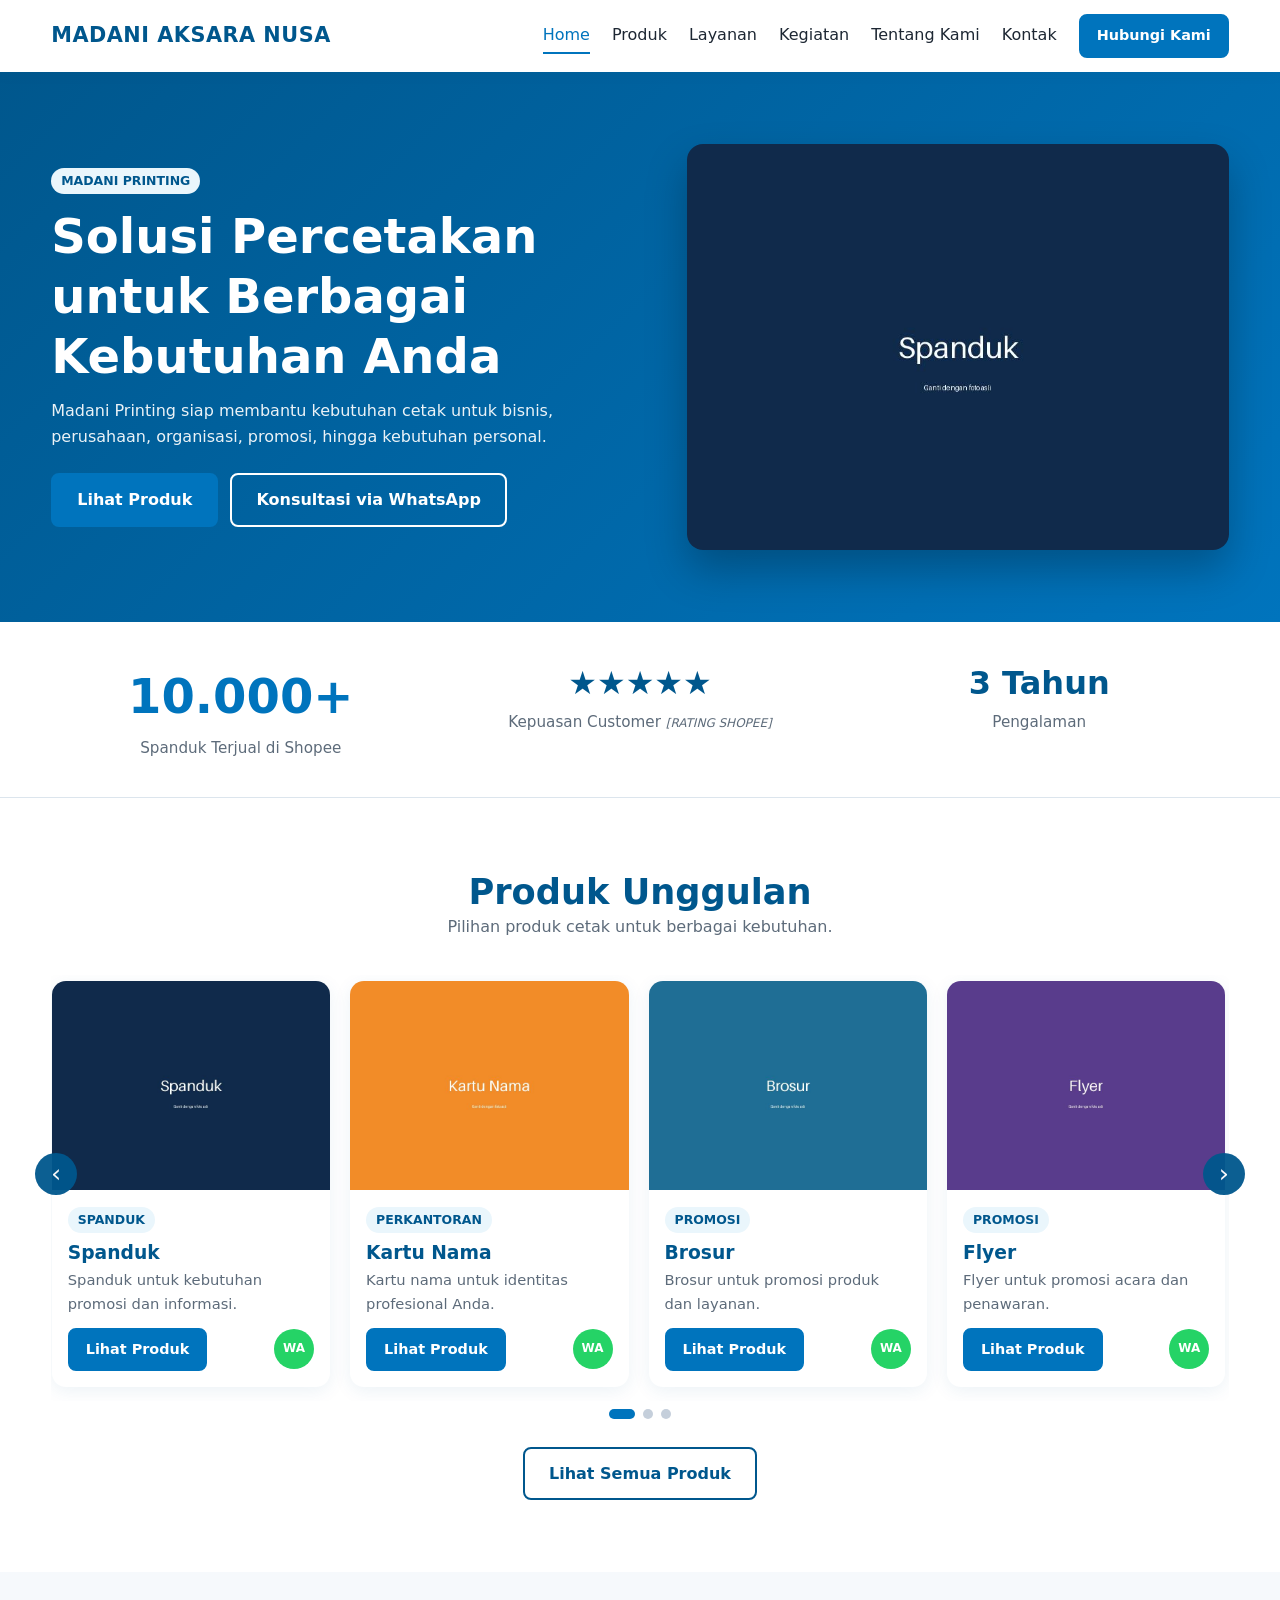
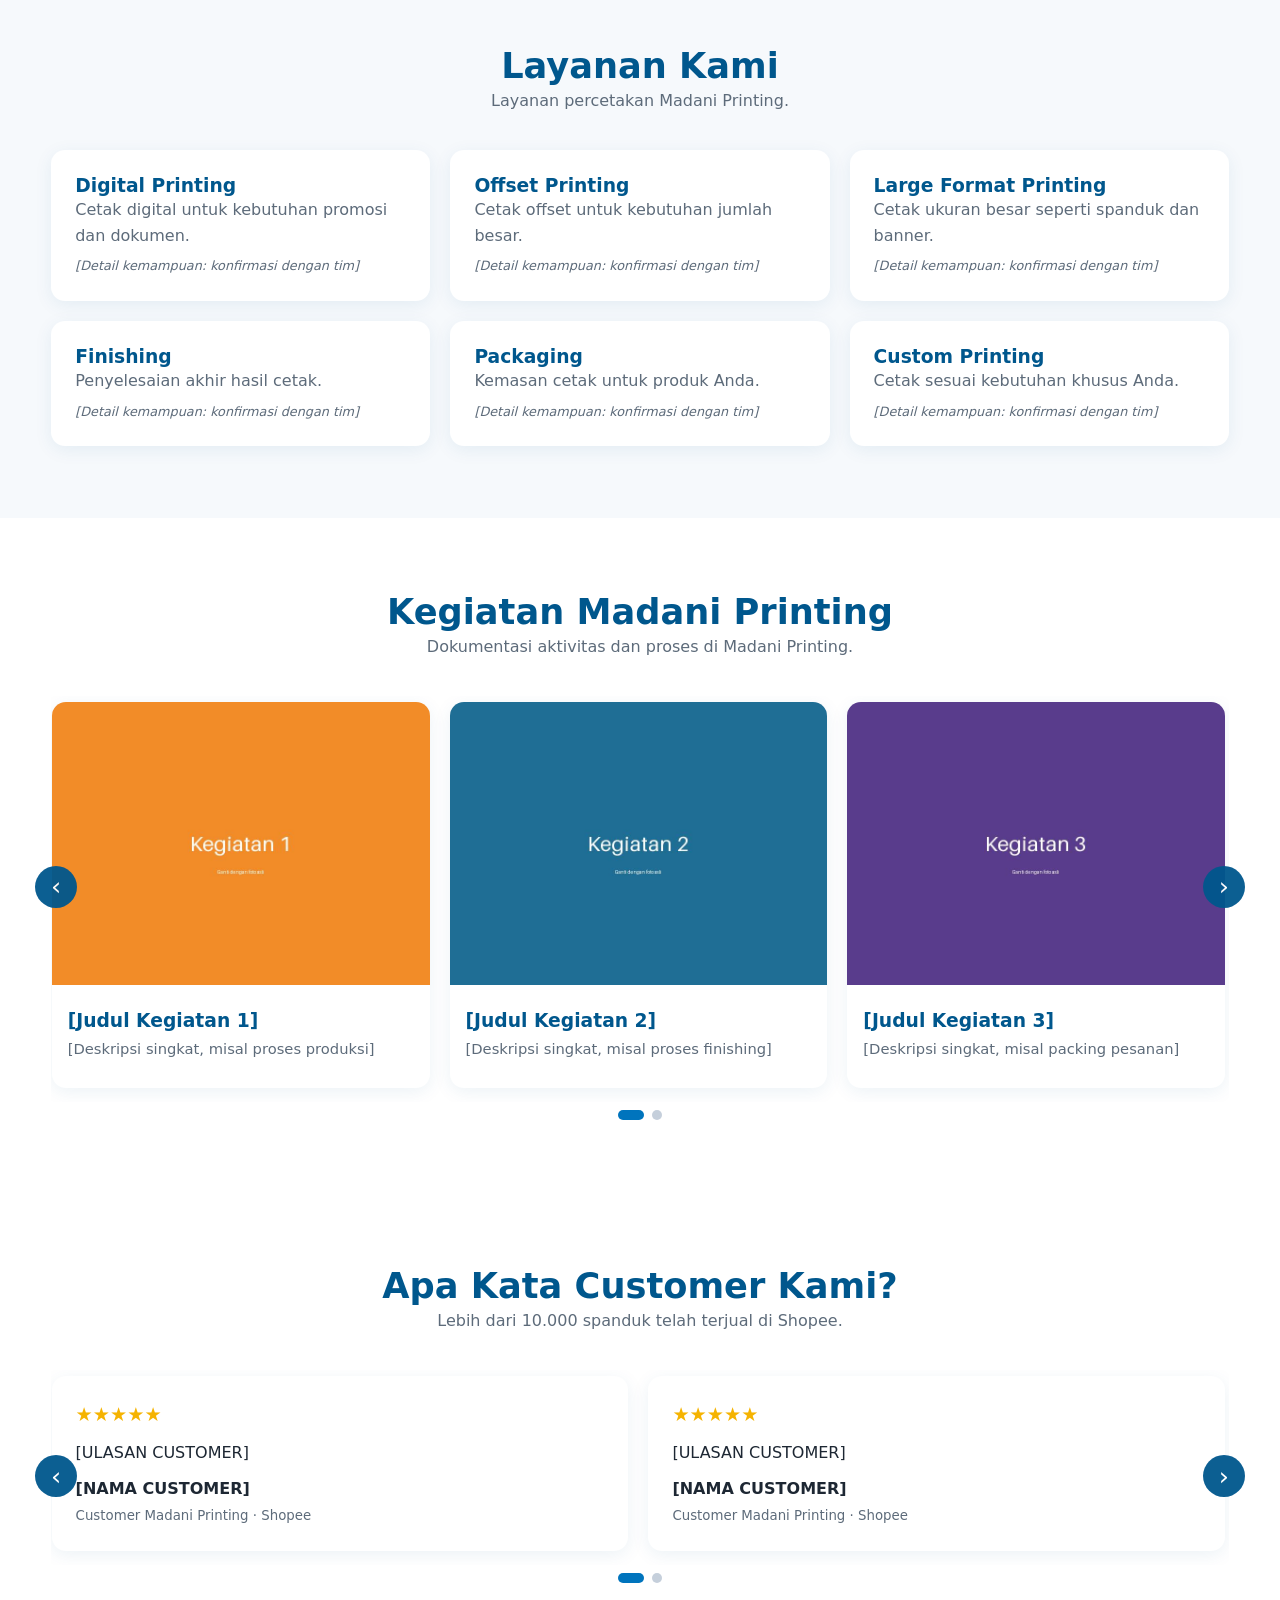
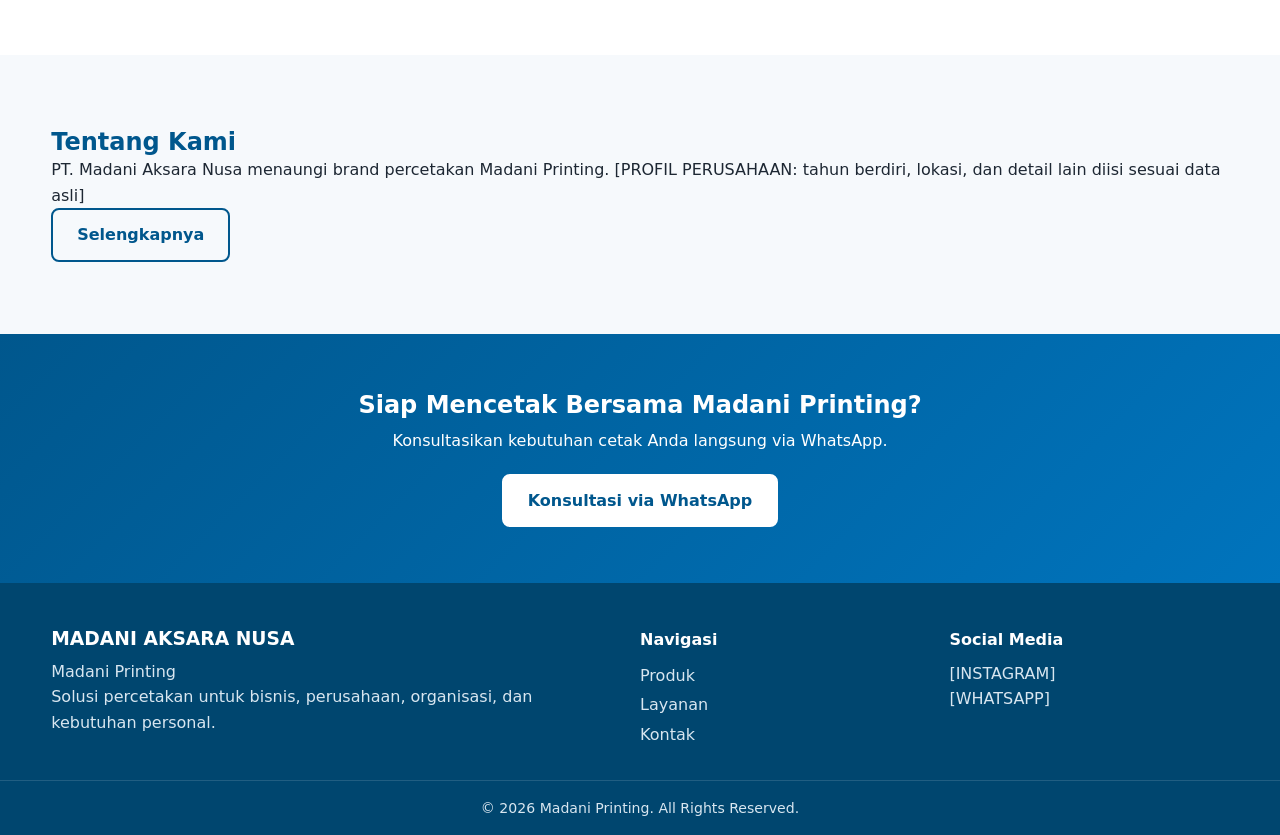
<file: index.html>
<!DOCTYPE html>
<html lang="id">

<head>
    <meta charset="UTF-8">
    <meta name="viewport" content="width=device-width, initial-scale=1">

    <title>
        Madani Printing – Percetakan Spanduk & Digital Printing |
        PT. Madani Aksara Nusa
    </title>

    <meta
        name="description"
        content="Madani Printing by PT. Madani Aksara Nusa: percetakan spanduk, digital printing, dan berbagai kebutuhan cetak."
    >

    <meta
        property="og:title"
        content="Madani Printing – Percetakan Spanduk & Digital Printing | PT. Madani Aksara Nusa"
    >

    <meta
        property="og:description"
        content="Madani Printing by PT. Madani Aksara Nusa: percetakan spanduk, digital printing, dan berbagai kebutuhan cetak."
    >

    <meta property="og:type" content="website">
    <meta property="og:image" content="assets/logo/logo-madani.png">

    <link rel="stylesheet" href="css/style.css">
    <link rel="stylesheet" href="css/responsive.css">
</head>


<body data-root="">

    <!-- =====================================================
         NAVBAR
         ===================================================== -->

    <header class="nav">

        <div class="wrap navin">

            <a class="logo" href="index.html">
                MADANI AKSARA NUSA
            </a>

            <button
                class="burger"
                aria-label="Menu"
                aria-expanded="false"
            >
                <i></i>
                <i></i>
                <i></i>
            </button>

            <nav class="menu">

                <a href="index.html" class="active">
                    Home
                </a>

                <a href="pages/produk.html">
                    Produk
                </a>

                <a href="pages/layanan.html">
                    Layanan
                </a>

                <a href="pages/kegiatan.html">
                    Kegiatan
                </a>

                <a href="pages/tentang.html">
                    Tentang Kami
                </a>

                <a href="pages/kontak.html">
                    Kontak
                </a>

                <button
                    class="btn sm"
                    data-wa="Halo Madani Printing, saya ingin konsultasi mengenai kebutuhan cetak."
                >
                    Hubungi Kami
                </button>

            </nav>

        </div>

    </header>


    <!-- =====================================================
         MAIN CONTENT
         ===================================================== -->

    <main>


        <!-- =================================================
             HERO
             ================================================= -->

        <section class="hero">

            <div class="wrap hgrid">

                <div class="reveal">

                    <span class="tag">
                        Madani Printing
                    </span>

                    <h1>
                        Solusi Percetakan untuk Berbagai Kebutuhan Anda
                    </h1>

                    <p>
                        Madani Printing siap membantu kebutuhan cetak
                        untuk bisnis, perusahaan, organisasi, promosi,
                        hingga kebutuhan personal.
                    </p>

                    <div class="btns">

                        <a
                            class="btn"
                            href="pages/produk.html"
                        >
                            Lihat Produk
                        </a>

                        <button
                            class="btn ghost"
                            data-wa="Halo Madani Printing, saya ingin konsultasi mengenai kebutuhan cetak."
                        >
                            Konsultasi via WhatsApp
                        </button>

                    </div>

                </div>


                <div class="himg reveal">

                    <img
                        src="assets/products/spanduk.jpg"
                        alt="Hasil cetak spanduk Madani Printing"
                    >

                </div>

            </div>

        </section>


        <!-- =================================================
             STATISTICS
             ================================================= -->

        <section class="stats">

            <div class="wrap sgrid reveal">

                <div class="big">

                    <b>10.000+</b>

                    <span>
                        Spanduk Terjual di Shopee
                    </span>

                </div>


                <div>

                    <b>★★★★★</b>

                    <span>
                        Kepuasan Customer
                        <em>[RATING SHOPEE]</em>
                    </span>

                </div>


                <div>

                    <b>3 Tahun</b>

                    <span>
                        Pengalaman
                    </span>

                </div>

            </div>

        </section>


        <!-- =================================================
             PRODUK UNGGULAN
             ================================================= -->

        <section class="sec">

            <div class="wrap">

                <div class="shead reveal">

                    <h2>
                        Produk Unggulan
                    </h2>

                    <p>
                        Pilihan produk cetak untuk berbagai kebutuhan.
                    </p>

                </div>


                <div
                    class="car"
                    id="productCarousel"
                >

                    <button
                        class="cb prev"
                        aria-label="Sebelumnya"
                    >
                        ‹
                    </button>


                    <div class="track"></div>


                    <button
                        class="cb next"
                        aria-label="Berikutnya"
                    >
                        ›
                    </button>


                    <div class="dots"></div>

                </div>


                <p class="center">

                    <a
                        class="btn ghost dk"
                        href="pages/produk.html"
                    >
                        Lihat Semua Produk
                    </a>

                </p>

            </div>

        </section>


        <!-- =================================================
             LAYANAN
             ================================================= -->

        <section class="sec alt">

            <div class="wrap">

                <div class="shead reveal">

                    <h2>
                        Layanan Kami
                    </h2>

                    <p>
                        Layanan percetakan Madani Printing.
                    </p>

                </div>


                <div class="grid3">


                    <article class="card sv reveal">

                        <h3>
                            Digital Printing
                        </h3>

                        <p>
                            Cetak digital untuk kebutuhan promosi
                            dan dokumen.
                        </p>

                        <p class="note">
                            [Detail kemampuan:
                            konfirmasi dengan tim]
                        </p>

                    </article>


                    <article class="card sv reveal">

                        <h3>
                            Offset Printing
                        </h3>

                        <p>
                            Cetak offset untuk kebutuhan
                            jumlah besar.
                        </p>

                        <p class="note">
                            [Detail kemampuan:
                            konfirmasi dengan tim]
                        </p>

                    </article>


                    <article class="card sv reveal">

                        <h3>
                            Large Format Printing
                        </h3>

                        <p>
                            Cetak ukuran besar seperti
                            spanduk dan banner.
                        </p>

                        <p class="note">
                            [Detail kemampuan:
                            konfirmasi dengan tim]
                        </p>

                    </article>


                    <article class="card sv reveal">

                        <h3>
                            Finishing
                        </h3>

                        <p>
                            Penyelesaian akhir hasil cetak.
                        </p>

                        <p class="note">
                            [Detail kemampuan:
                            konfirmasi dengan tim]
                        </p>

                    </article>


                    <article class="card sv reveal">

                        <h3>
                            Packaging
                        </h3>

                        <p>
                            Kemasan cetak untuk produk Anda.
                        </p>

                        <p class="note">
                            [Detail kemampuan:
                            konfirmasi dengan tim]
                        </p>

                    </article>


                    <article class="card sv reveal">

                        <h3>
                            Custom Printing
                        </h3>

                        <p>
                            Cetak sesuai kebutuhan khusus Anda.
                        </p>

                        <p class="note">
                            [Detail kemampuan:
                            konfirmasi dengan tim]
                        </p>

                    </article>


                </div>

            </div>

        </section>


        <!-- =================================================
             KEGIATAN
             ================================================= -->

        <section class="sec">

            <div class="wrap">

                <div class="shead reveal">

                    <h2>
                        Kegiatan Madani Printing
                    </h2>

                    <p>
                        Dokumentasi aktivitas dan proses
                        di Madani Printing.
                    </p>

                </div>


                <div
                    class="car"
                    id="activityCarousel"
                >

                    <button
                        class="cb prev"
                        aria-label="Sebelumnya"
                    >
                        ‹
                    </button>


                    <div class="track"></div>


                    <button
                        class="cb next"
                        aria-label="Berikutnya"
                    >
                        ›
                    </button>


                    <div class="dots"></div>

                </div>

            </div>

        </section>

        <!-- =================================================
             CUSTOMER REVIEWS
             ================================================= -->

        <section class="sec">

            <div class="wrap">

                <div class="shead reveal">

                    <h2>
                        Apa Kata Customer Kami?
                    </h2>

                    <p>
                        Lebih dari 10.000 spanduk telah
                        terjual di Shopee.
                    </p>

                </div>


                <div
                    class="car"
                    id="reviewCarousel"
                >

                    <button
                        class="cb prev"
                        aria-label="Sebelumnya"
                    >
                        ‹
                    </button>


                    <div class="track"></div>


                    <button
                        class="cb next"
                        aria-label="Berikutnya"
                    >
                        ›
                    </button>


                    <div class="dots"></div>

                </div>

            </div>

        </section>


        <!-- =================================================
             TENTANG KAMI
             ================================================= -->

        <section class="sec alt">

            <div class="wrap reveal">

                <h2>
                    Tentang Kami
                </h2>

                <p>
                    PT. Madani Aksara Nusa menaungi brand
                    percetakan Madani Printing.
                    [PROFIL PERUSAHAAN: tahun berdiri,
                    lokasi, dan detail lain diisi sesuai
                    data asli]
                </p>

                <a
                    class="btn ghost dk"
                    href="pages/tentang.html"
                >
                    Selengkapnya
                </a>

            </div>

        </section>


        <!-- =================================================
             CALL TO ACTION
             ================================================= -->

        <section class="cta">

            <div class="wrap reveal">

                <h2>
                    Siap Mencetak Bersama Madani Printing?
                </h2>

                <p>
                    Konsultasikan kebutuhan cetak Anda
                    langsung via WhatsApp.
                </p>

                <button
                    class="btn light"
                    data-wa="Halo Madani Printing, saya ingin konsultasi mengenai kebutuhan cetak."
                >
                    Konsultasi via WhatsApp
                </button>

            </div>

        </section>


    </main>


    <!-- =====================================================
         FOOTER
         ===================================================== -->

    <footer class="foot">

        <div class="wrap fgrid">


            <div>

                <h3>
                    MADANI AKSARA NUSA
                </h3>

                <p>
                    Madani Printing
                </p>

                <p>
                    Solusi percetakan untuk bisnis,
                    perusahaan, organisasi, dan
                    kebutuhan personal.
                </p>

            </div>


            <div>

                <h4>
                    Navigasi
                </h4>

                <a href="pages/produk.html">
                    Produk
                </a>

                <a href="pages/layanan.html">
                    Layanan
                </a>

                <a href="pages/kontak.html">
                    Kontak
                </a>

            </div>


            <div>

                <h4>
                    Social Media
                </h4>

                <p>
                    [INSTAGRAM]
                </p>

                <p>
                    [WHATSAPP]
                </p>

            </div>


        </div>


        <p class="copy">
            © 2026 Madani Printing. All Rights Reserved.
        </p>

    </footer>


    <!-- =====================================================
         JAVASCRIPT
         ===================================================== -->

    <script src="js/main.js"></script>
    <script src="js/products.js"></script>
    <script src="js/activities.js"></script>
    <script src="js/reviews.js"></script>

</body>

</html>
</file>
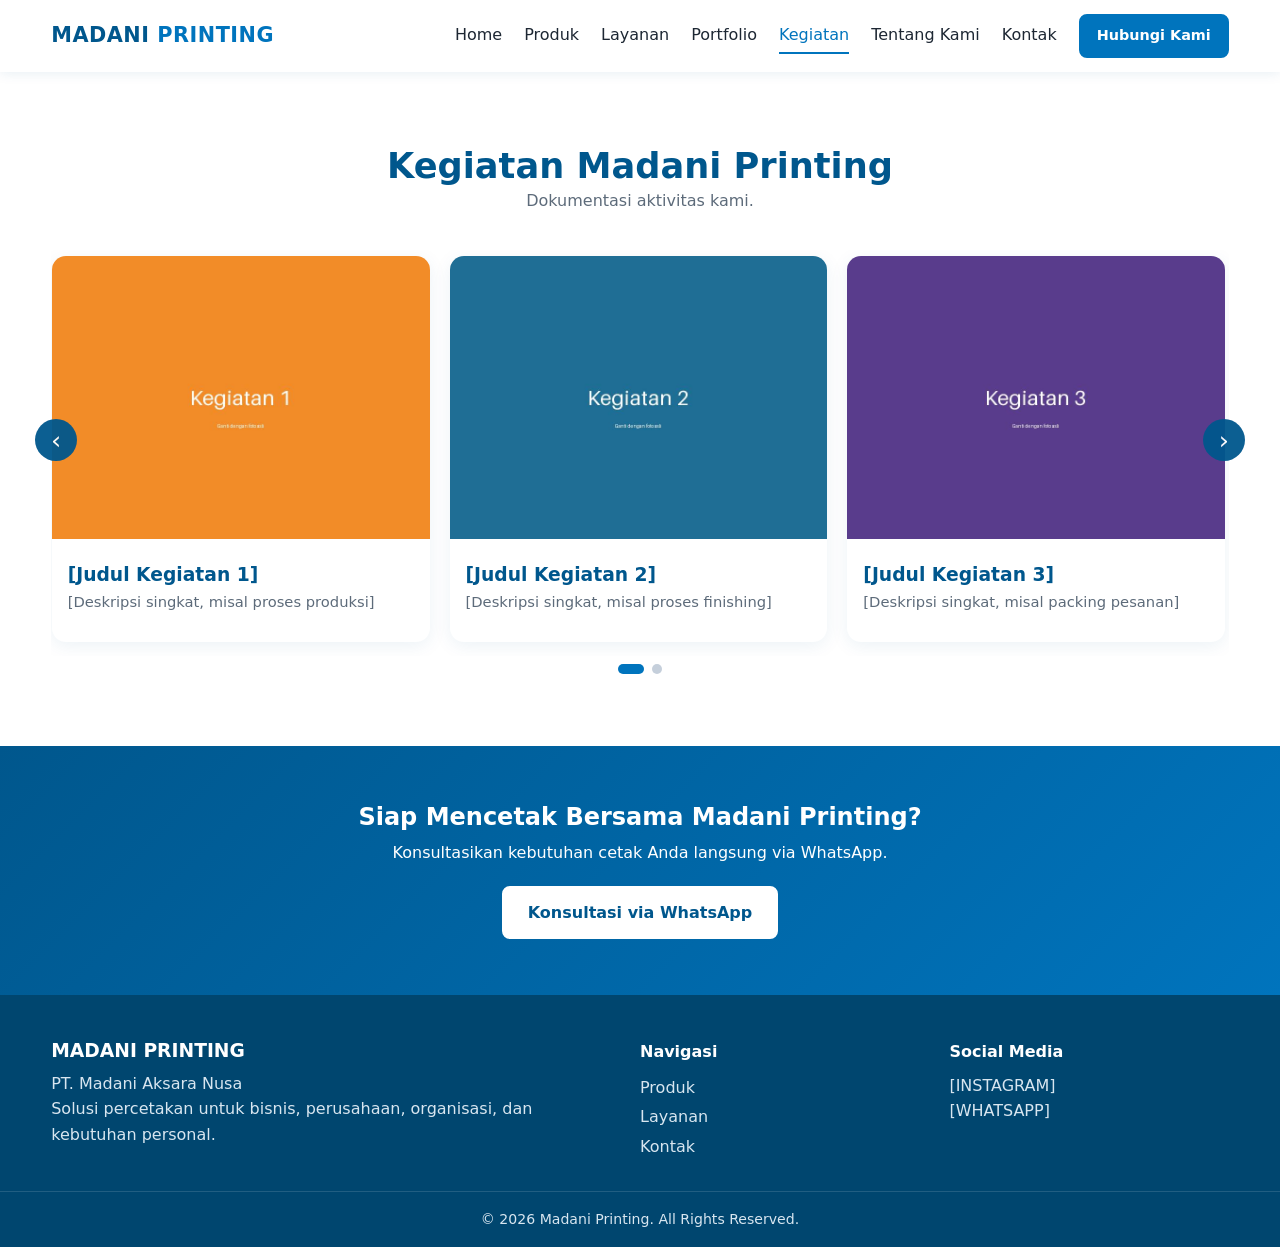
<file: pages/kegiatan.html>
<!DOCTYPE html>
<html lang="id"><head><meta charset="UTF-8"><meta name="viewport" content="width=device-width,initial-scale=1">
<title>Kegiatan Madani Printing | Madani Printing</title><meta name="description" content="Dokumentasi kegiatan dan proses produksi Madani Printing.">
<meta property="og:title" content="Kegiatan Madani Printing | Madani Printing"><meta property="og:description" content="Dokumentasi kegiatan dan proses produksi Madani Printing."><meta property="og:type" content="website"><meta property="og:image" content="../assets/logo/logo-madani.png">
<link rel="stylesheet" href="../css/style.css"><link rel="stylesheet" href="../css/responsive.css"></head>
<body data-root="../">
<header class="nav"><div class="wrap navin"><a class="logo" href="../index.html">MADANI <span>PRINTING</span></a>
<button class="burger" aria-label="Menu" aria-expanded="false"><i></i><i></i><i></i></button>
<nav class="menu"><a href="../index.html">Home</a><a href="produk.html">Produk</a><a href="layanan.html">Layanan</a><a href="portfolio.html">Portfolio</a><a href="kegiatan.html" class=active>Kegiatan</a><a href="tentang.html">Tentang Kami</a><a href="kontak.html">Kontak</a><button class="btn sm" data-wa="Halo Madani Printing, saya ingin konsultasi mengenai kebutuhan cetak.">Hubungi Kami</button></nav></div></header>
<main><section class="sec"><div class="wrap"><div class="shead reveal"><h2>Kegiatan Madani Printing</h2><p>Dokumentasi aktivitas kami.</p></div><div class="car" id="activityCarousel"><button class="cb prev" aria-label="Sebelumnya">‹</button><div class="track"></div><button class="cb next" aria-label="Berikutnya">›</button><div class="dots"></div></div></div></section><section class="cta"><div class="wrap reveal"><h2>Siap Mencetak Bersama Madani Printing?</h2><p>Konsultasikan kebutuhan cetak Anda langsung via WhatsApp.</p><button class="btn light" data-wa="Halo Madani Printing, saya ingin konsultasi mengenai kebutuhan cetak.">Konsultasi via WhatsApp</button></div></section></main>
<footer class="foot"><div class="wrap fgrid"><div><h3>MADANI PRINTING</h3><p>PT. Madani Aksara Nusa</p><p>Solusi percetakan untuk bisnis, perusahaan, organisasi, dan kebutuhan personal.</p></div>
<div><h4>Navigasi</h4><a href="produk.html">Produk</a><a href="layanan.html">Layanan</a><a href="kontak.html">Kontak</a></div><div><h4>Social Media</h4><p>[INSTAGRAM]</p><p>[WHATSAPP]</p></div></div>
<p class="copy">© 2026 Madani Printing. All Rights Reserved.</p></footer>
<script src="../js/main.js"></script><script src="../js/activities.js"></script></body></html>
</file>
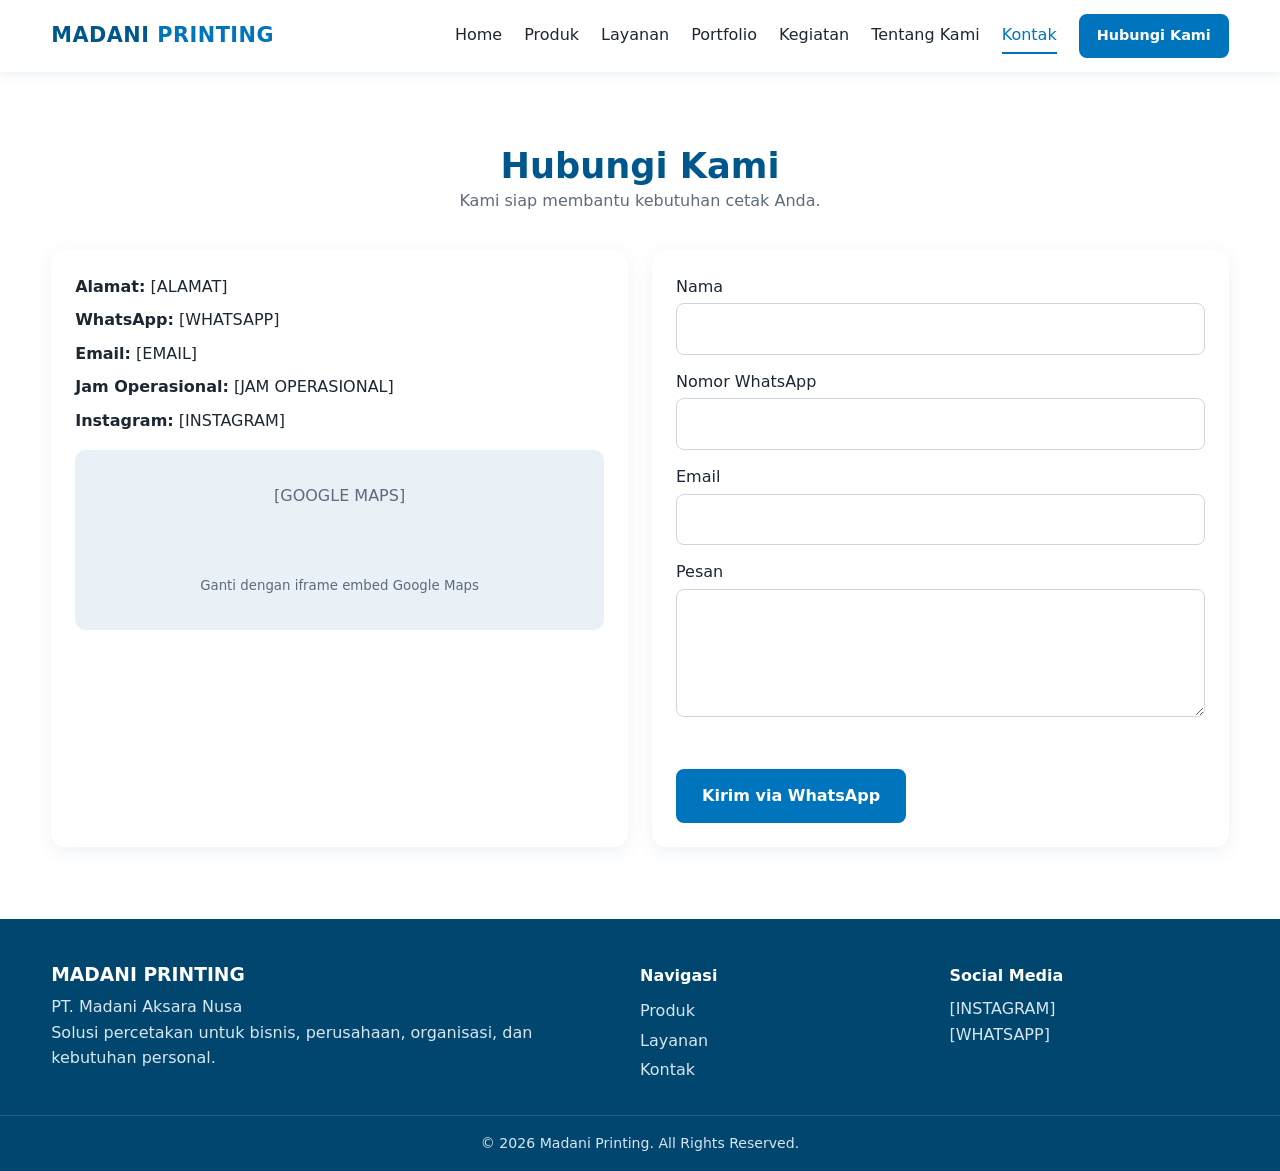
<file: pages/kontak.html>
<!DOCTYPE html>
<html lang="id"><head><meta charset="UTF-8"><meta name="viewport" content="width=device-width,initial-scale=1">
<title>Kontak Madani Printing | Madani Printing</title><meta name="description" content="Hubungi Madani Printing / PT. Madani Aksara Nusa untuk konsultasi dan pemesanan percetakan.">
<meta property="og:title" content="Kontak Madani Printing | Madani Printing"><meta property="og:description" content="Hubungi Madani Printing / PT. Madani Aksara Nusa untuk konsultasi dan pemesanan percetakan."><meta property="og:type" content="website"><meta property="og:image" content="../assets/logo/logo-madani.png">
<link rel="stylesheet" href="../css/style.css"><link rel="stylesheet" href="../css/responsive.css"></head>
<body data-root="../">
<header class="nav"><div class="wrap navin"><a class="logo" href="../index.html">MADANI <span>PRINTING</span></a>
<button class="burger" aria-label="Menu" aria-expanded="false"><i></i><i></i><i></i></button>
<nav class="menu"><a href="../index.html">Home</a><a href="produk.html">Produk</a><a href="layanan.html">Layanan</a><a href="portfolio.html">Portfolio</a><a href="kegiatan.html">Kegiatan</a><a href="tentang.html">Tentang Kami</a><a href="kontak.html" class=active>Kontak</a><button class="btn sm" data-wa="Halo Madani Printing, saya ingin konsultasi mengenai kebutuhan cetak.">Hubungi Kami</button></nav></div></header>
<main><section class="sec"><div class="wrap"><div class="shead reveal"><h2>Hubungi Kami</h2><p>Kami siap membantu kebutuhan cetak Anda.</p></div><div class="cgrid"><div class="card cinfo"><p><b>Alamat:</b> [ALAMAT]</p><p><b>WhatsApp:</b> [WHATSAPP]</p><p><b>Email:</b> [EMAIL]</p><p><b>Jam Operasional:</b> [JAM OPERASIONAL]</p><p><b>Instagram:</b> [INSTAGRAM]</p><div class="map">[GOOGLE MAPS]<br><small>Ganti dengan iframe embed Google Maps</small></div></div>
<form class="card" id="contactForm" novalidate><label>Nama<input name="nama" required maxlength="80"></label><label>Nomor WhatsApp<input name="wa" type="tel" required maxlength="20"></label><label>Email<input name="email" type="email" maxlength="100"></label><label>Pesan<textarea name="pesan" rows="4" required maxlength="800"></textarea></label><p class="err" id="formErr" role="alert"></p><button class="btn" type="submit">Kirim via WhatsApp</button></form></div></div></section></main>
<footer class="foot"><div class="wrap fgrid"><div><h3>MADANI PRINTING</h3><p>PT. Madani Aksara Nusa</p><p>Solusi percetakan untuk bisnis, perusahaan, organisasi, dan kebutuhan personal.</p></div>
<div><h4>Navigasi</h4><a href="produk.html">Produk</a><a href="layanan.html">Layanan</a><a href="kontak.html">Kontak</a></div><div><h4>Social Media</h4><p>[INSTAGRAM]</p><p>[WHATSAPP]</p></div></div>
<p class="copy">© 2026 Madani Printing. All Rights Reserved.</p></footer>
<script src="../js/main.js"></script></body></html>
</file>
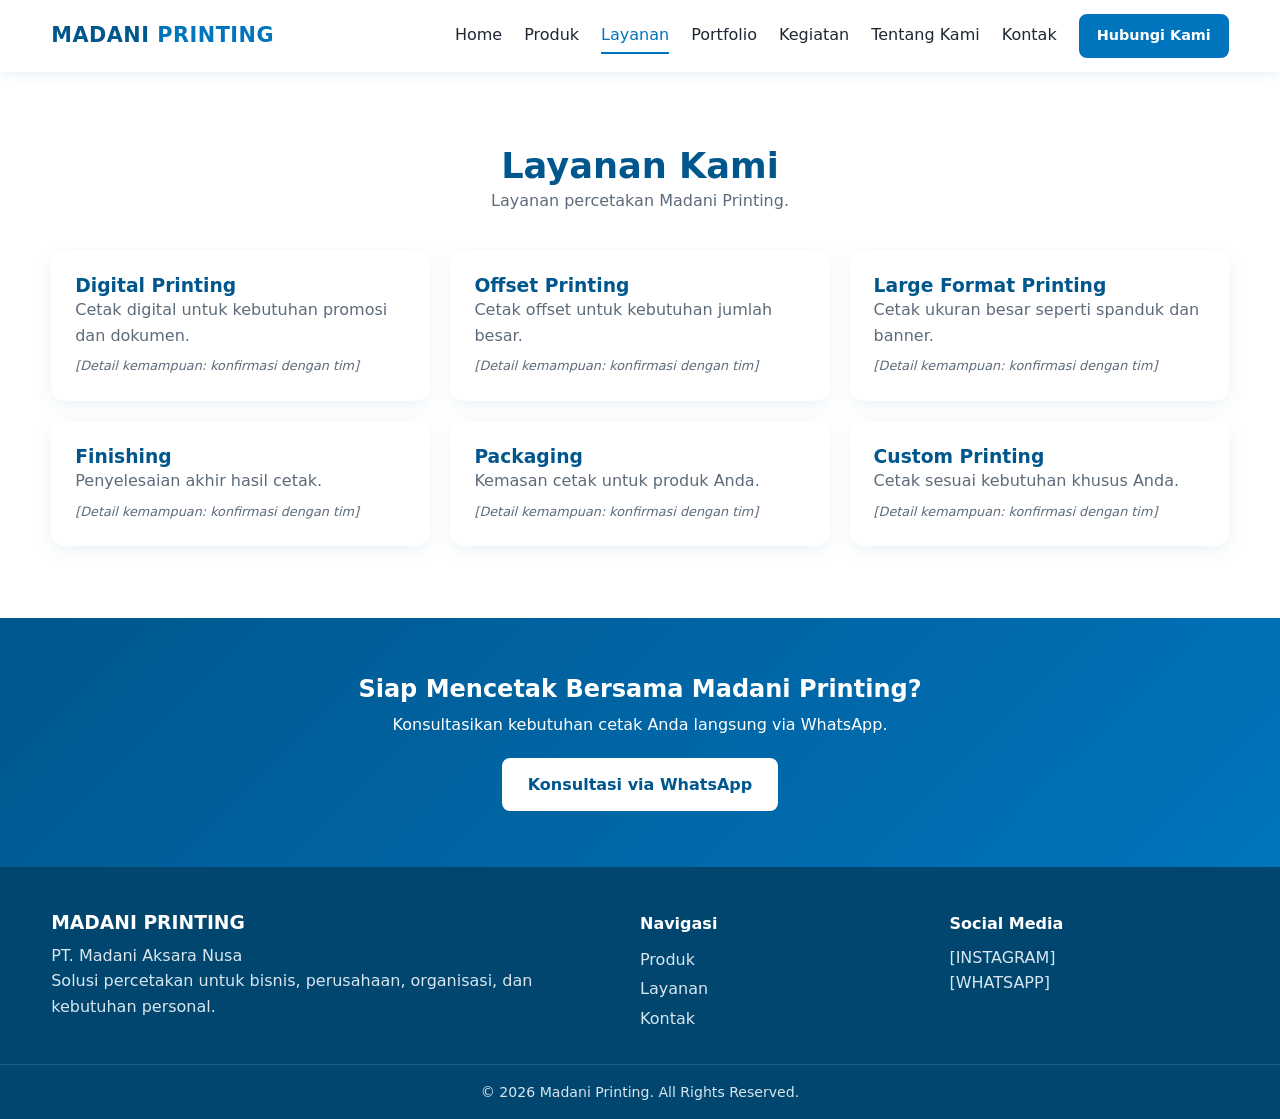
<file: pages/layanan.html>
<!DOCTYPE html>
<html lang="id"><head><meta charset="UTF-8"><meta name="viewport" content="width=device-width,initial-scale=1">
<title>Layanan Percetakan | Madani Printing</title><meta name="description" content="Layanan Madani Printing: digital printing, offset, large format, finishing, packaging, custom.">
<meta property="og:title" content="Layanan Percetakan | Madani Printing"><meta property="og:description" content="Layanan Madani Printing: digital printing, offset, large format, finishing, packaging, custom."><meta property="og:type" content="website"><meta property="og:image" content="../assets/logo/logo-madani.png">
<link rel="stylesheet" href="../css/style.css"><link rel="stylesheet" href="../css/responsive.css"></head>
<body data-root="../">
<header class="nav"><div class="wrap navin"><a class="logo" href="../index.html">MADANI <span>PRINTING</span></a>
<button class="burger" aria-label="Menu" aria-expanded="false"><i></i><i></i><i></i></button>
<nav class="menu"><a href="../index.html">Home</a><a href="produk.html">Produk</a><a href="layanan.html" class=active>Layanan</a><a href="portfolio.html">Portfolio</a><a href="kegiatan.html">Kegiatan</a><a href="tentang.html">Tentang Kami</a><a href="kontak.html">Kontak</a><button class="btn sm" data-wa="Halo Madani Printing, saya ingin konsultasi mengenai kebutuhan cetak.">Hubungi Kami</button></nav></div></header>
<main><section class="sec"><div class="wrap"><div class="shead reveal"><h2>Layanan Kami</h2><p>Layanan percetakan Madani Printing.</p></div><div class="grid3"><article class="card sv reveal"><h3>Digital Printing</h3><p>Cetak digital untuk kebutuhan promosi dan dokumen.</p><p class="note">[Detail kemampuan: konfirmasi dengan tim]</p></article><article class="card sv reveal"><h3>Offset Printing</h3><p>Cetak offset untuk kebutuhan jumlah besar.</p><p class="note">[Detail kemampuan: konfirmasi dengan tim]</p></article><article class="card sv reveal"><h3>Large Format Printing</h3><p>Cetak ukuran besar seperti spanduk dan banner.</p><p class="note">[Detail kemampuan: konfirmasi dengan tim]</p></article><article class="card sv reveal"><h3>Finishing</h3><p>Penyelesaian akhir hasil cetak.</p><p class="note">[Detail kemampuan: konfirmasi dengan tim]</p></article><article class="card sv reveal"><h3>Packaging</h3><p>Kemasan cetak untuk produk Anda.</p><p class="note">[Detail kemampuan: konfirmasi dengan tim]</p></article><article class="card sv reveal"><h3>Custom Printing</h3><p>Cetak sesuai kebutuhan khusus Anda.</p><p class="note">[Detail kemampuan: konfirmasi dengan tim]</p></article></div></div></section><section class="cta"><div class="wrap reveal"><h2>Siap Mencetak Bersama Madani Printing?</h2><p>Konsultasikan kebutuhan cetak Anda langsung via WhatsApp.</p><button class="btn light" data-wa="Halo Madani Printing, saya ingin konsultasi mengenai kebutuhan cetak.">Konsultasi via WhatsApp</button></div></section></main>
<footer class="foot"><div class="wrap fgrid"><div><h3>MADANI PRINTING</h3><p>PT. Madani Aksara Nusa</p><p>Solusi percetakan untuk bisnis, perusahaan, organisasi, dan kebutuhan personal.</p></div>
<div><h4>Navigasi</h4><a href="produk.html">Produk</a><a href="layanan.html">Layanan</a><a href="kontak.html">Kontak</a></div><div><h4>Social Media</h4><p>[INSTAGRAM]</p><p>[WHATSAPP]</p></div></div>
<p class="copy">© 2026 Madani Printing. All Rights Reserved.</p></footer>
<script src="../js/main.js"></script></body></html>
</file>
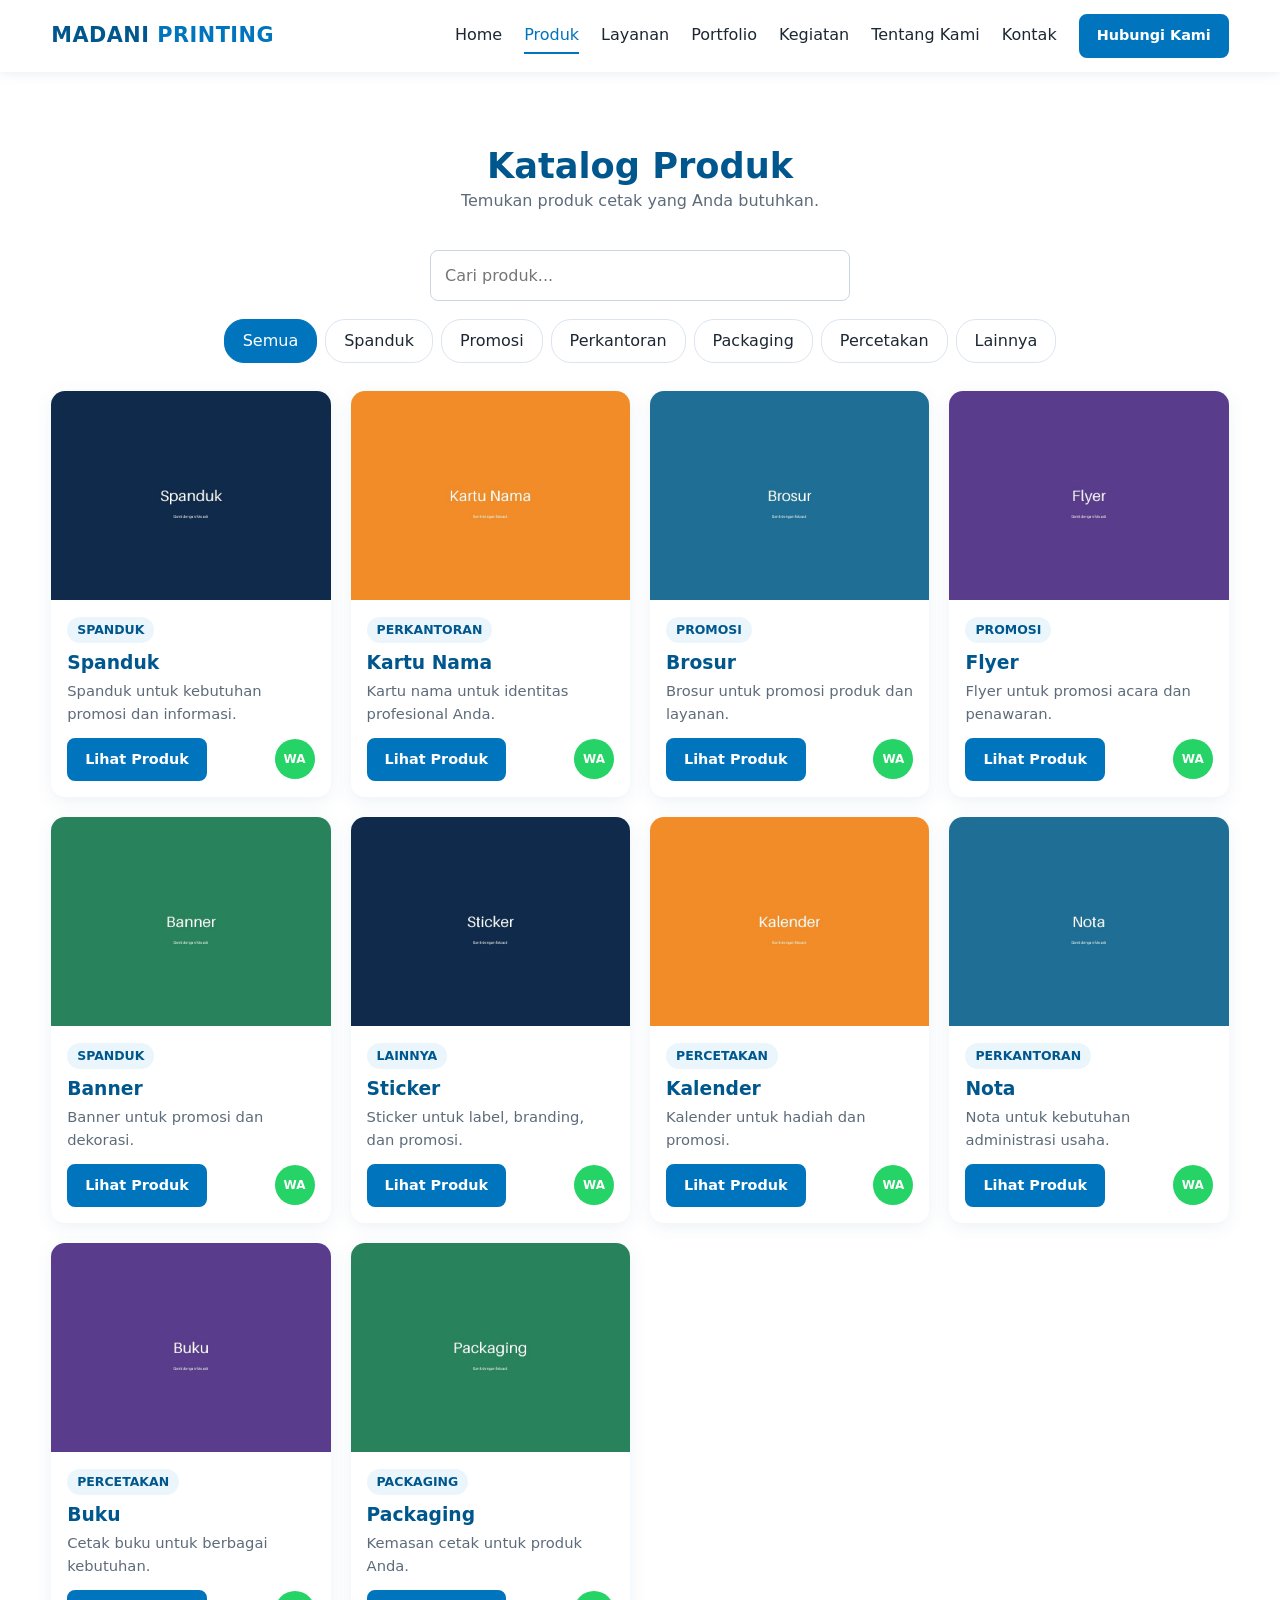
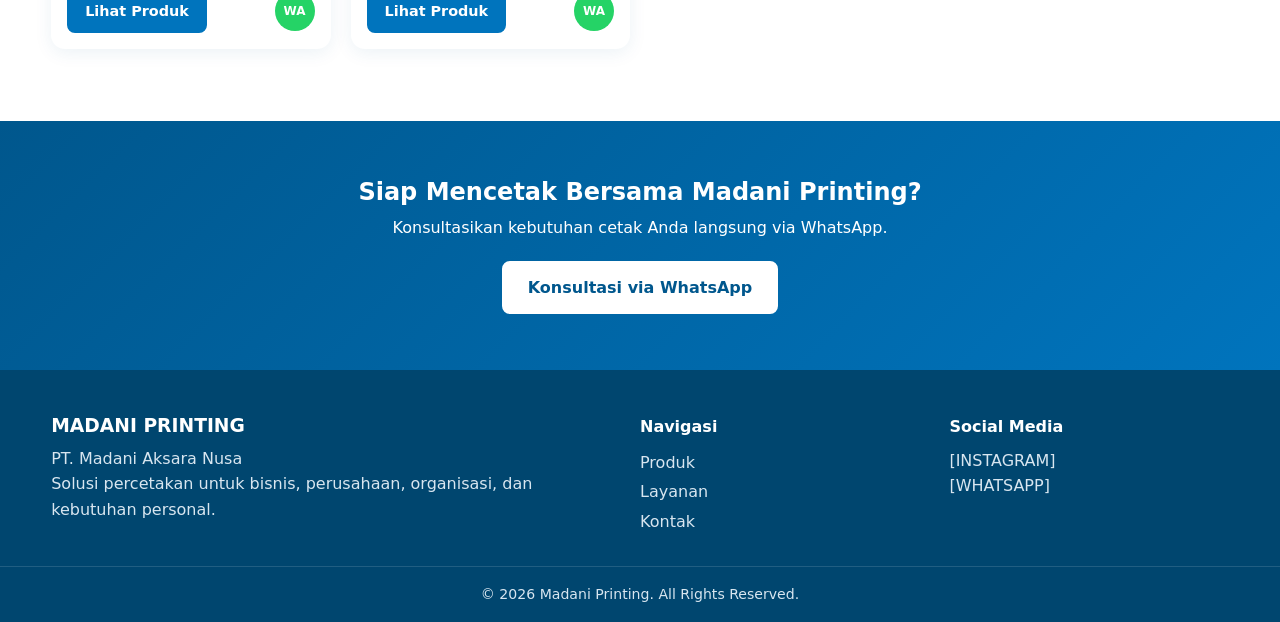
<file: pages/produk.html>
<!DOCTYPE html>
<html lang="id"><head><meta charset="UTF-8"><meta name="viewport" content="width=device-width,initial-scale=1">
<title>Katalog Produk Percetakan | Madani Printing</title><meta name="description" content="Katalog produk Madani Printing: spanduk, kartu nama, brosur, flyer, sticker, dan lainnya.">
<meta property="og:title" content="Katalog Produk Percetakan | Madani Printing"><meta property="og:description" content="Katalog produk Madani Printing: spanduk, kartu nama, brosur, flyer, sticker, dan lainnya."><meta property="og:type" content="website"><meta property="og:image" content="../assets/logo/logo-madani.png">
<link rel="stylesheet" href="../css/style.css"><link rel="stylesheet" href="../css/responsive.css"></head>
<body data-root="../">
<header class="nav"><div class="wrap navin"><a class="logo" href="../index.html">MADANI <span>PRINTING</span></a>
<button class="burger" aria-label="Menu" aria-expanded="false"><i></i><i></i><i></i></button>
<nav class="menu"><a href="../index.html">Home</a><a href="produk.html" class=active>Produk</a><a href="layanan.html">Layanan</a><a href="portfolio.html">Portfolio</a><a href="kegiatan.html">Kegiatan</a><a href="tentang.html">Tentang Kami</a><a href="kontak.html">Kontak</a><button class="btn sm" data-wa="Halo Madani Printing, saya ingin konsultasi mengenai kebutuhan cetak.">Hubungi Kami</button></nav></div></header>
<main><section class="sec"><div class="wrap"><div class="shead reveal"><h2>Katalog Produk</h2><p>Temukan produk cetak yang Anda butuhkan.</p></div><input id="search" type="search" placeholder="Cari produk..." aria-label="Cari produk"><div class="filters" id="catFilters"></div><div class="grid4" id="productGrid"></div></div></section><section class="cta"><div class="wrap reveal"><h2>Siap Mencetak Bersama Madani Printing?</h2><p>Konsultasikan kebutuhan cetak Anda langsung via WhatsApp.</p><button class="btn light" data-wa="Halo Madani Printing, saya ingin konsultasi mengenai kebutuhan cetak.">Konsultasi via WhatsApp</button></div></section></main>
<footer class="foot"><div class="wrap fgrid"><div><h3>MADANI PRINTING</h3><p>PT. Madani Aksara Nusa</p><p>Solusi percetakan untuk bisnis, perusahaan, organisasi, dan kebutuhan personal.</p></div>
<div><h4>Navigasi</h4><a href="produk.html">Produk</a><a href="layanan.html">Layanan</a><a href="kontak.html">Kontak</a></div><div><h4>Social Media</h4><p>[INSTAGRAM]</p><p>[WHATSAPP]</p></div></div>
<p class="copy">© 2026 Madani Printing. All Rights Reserved.</p></footer>
<script src="../js/main.js"></script><script src="../js/products.js"></script></body></html>
</file>
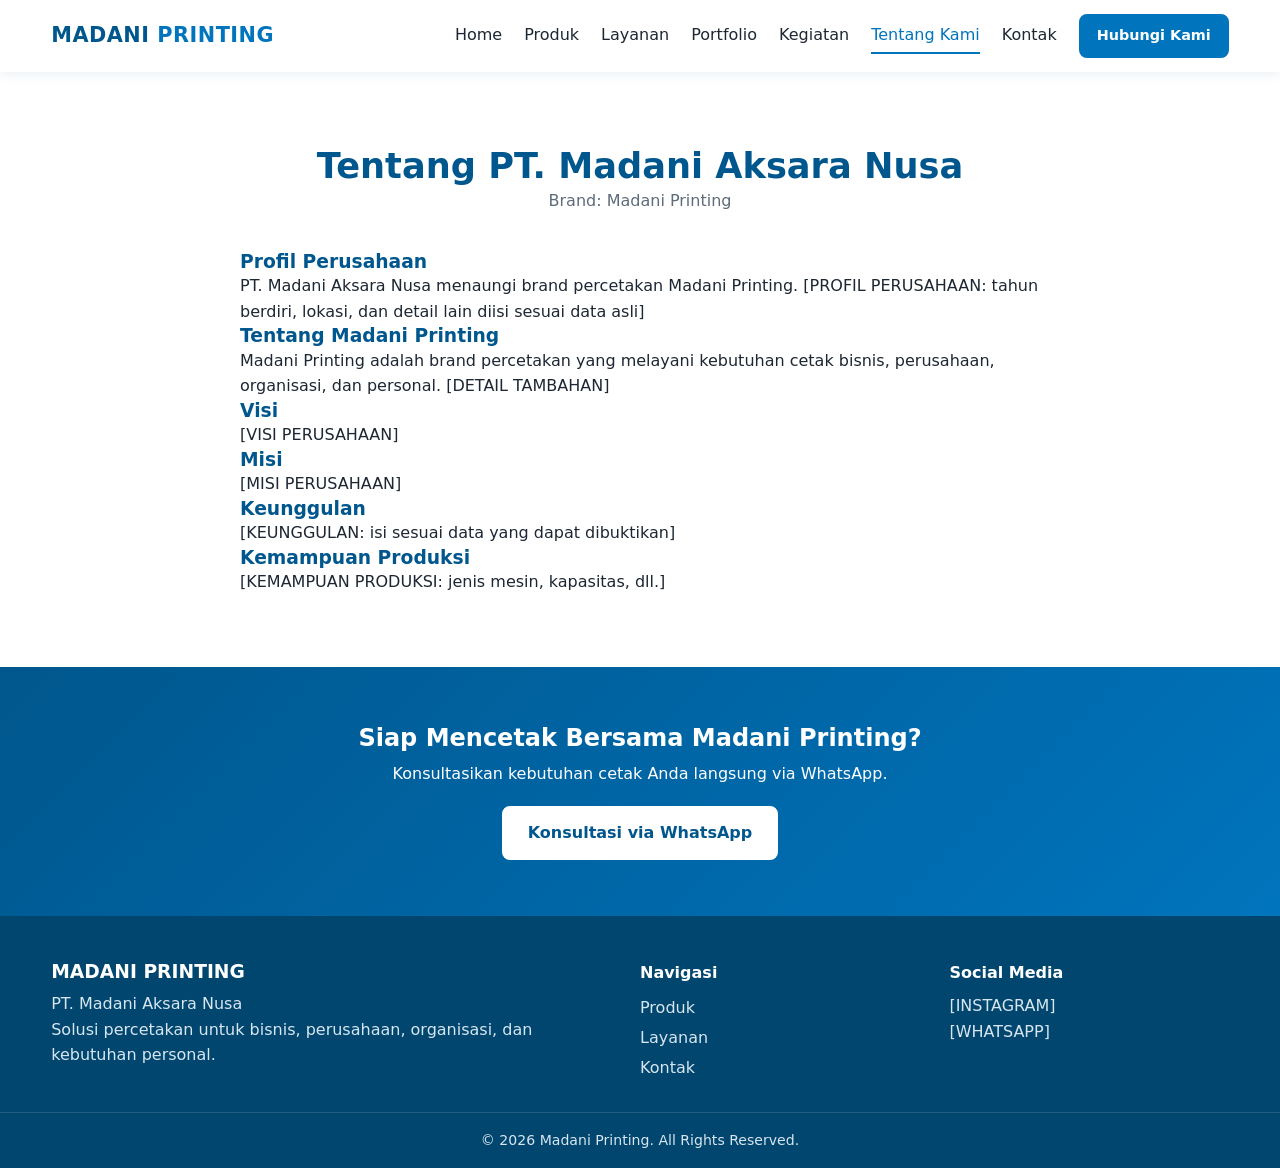
<file: pages/tentang.html>
<!DOCTYPE html>
<html lang="id"><head><meta charset="UTF-8"><meta name="viewport" content="width=device-width,initial-scale=1">
<title>Tentang PT. Madani Aksara Nusa | Madani Printing</title><meta name="description" content="Profil PT. Madani Aksara Nusa dan brand percetakan Madani Printing.">
<meta property="og:title" content="Tentang PT. Madani Aksara Nusa | Madani Printing"><meta property="og:description" content="Profil PT. Madani Aksara Nusa dan brand percetakan Madani Printing."><meta property="og:type" content="website"><meta property="og:image" content="../assets/logo/logo-madani.png">
<link rel="stylesheet" href="../css/style.css"><link rel="stylesheet" href="../css/responsive.css"></head>
<body data-root="../">
<header class="nav"><div class="wrap navin"><a class="logo" href="../index.html">MADANI <span>PRINTING</span></a>
<button class="burger" aria-label="Menu" aria-expanded="false"><i></i><i></i><i></i></button>
<nav class="menu"><a href="../index.html">Home</a><a href="produk.html">Produk</a><a href="layanan.html">Layanan</a><a href="portfolio.html">Portfolio</a><a href="kegiatan.html">Kegiatan</a><a href="tentang.html" class=active>Tentang Kami</a><a href="kontak.html">Kontak</a><button class="btn sm" data-wa="Halo Madani Printing, saya ingin konsultasi mengenai kebutuhan cetak.">Hubungi Kami</button></nav></div></header>
<main><section class="sec"><div class="wrap narrow"><div class="shead reveal"><h2>Tentang PT. Madani Aksara Nusa</h2><p>Brand: Madani Printing</p></div>
<h3>Profil Perusahaan</h3><p>PT. Madani Aksara Nusa menaungi brand percetakan Madani Printing. [PROFIL PERUSAHAAN: tahun berdiri, lokasi, dan detail lain diisi sesuai data asli]</p><h3>Tentang Madani Printing</h3><p>Madani Printing adalah brand percetakan yang melayani kebutuhan cetak bisnis, perusahaan, organisasi, dan personal. [DETAIL TAMBAHAN]</p>
<h3>Visi</h3><p>[VISI PERUSAHAAN]</p><h3>Misi</h3><p>[MISI PERUSAHAAN]</p><h3>Keunggulan</h3><p>[KEUNGGULAN: isi sesuai data yang dapat dibuktikan]</p><h3>Kemampuan Produksi</h3><p>[KEMAMPUAN PRODUKSI: jenis mesin, kapasitas, dll.]</p></div></section><section class="cta"><div class="wrap reveal"><h2>Siap Mencetak Bersama Madani Printing?</h2><p>Konsultasikan kebutuhan cetak Anda langsung via WhatsApp.</p><button class="btn light" data-wa="Halo Madani Printing, saya ingin konsultasi mengenai kebutuhan cetak.">Konsultasi via WhatsApp</button></div></section></main>
<footer class="foot"><div class="wrap fgrid"><div><h3>MADANI PRINTING</h3><p>PT. Madani Aksara Nusa</p><p>Solusi percetakan untuk bisnis, perusahaan, organisasi, dan kebutuhan personal.</p></div>
<div><h4>Navigasi</h4><a href="produk.html">Produk</a><a href="layanan.html">Layanan</a><a href="kontak.html">Kontak</a></div><div><h4>Social Media</h4><p>[INSTAGRAM]</p><p>[WHATSAPP]</p></div></div>
<p class="copy">© 2026 Madani Printing. All Rights Reserved.</p></footer>
<script src="../js/main.js"></script></body></html>
</file>
<file: css/style.css>
/* =========================================================
   MADANI PRINTING
   PT. MADANI AKSARA NUSA
   ========================================================= */

/* =========================================================
   1. ROOT & RESET
   ========================================================= */

:root {
    /* Brand Color */
    --blue: #0074bd;
    --blue-dark: #00578d;
    --blue-deep: #00466f;
    --blue-light: #eaf6fc;
    --blue-soft: #f3f9fd;

    /* General Color */
    --white: #ffffff;
    --bg: #f6f9fc;
    --tx: #1d2733;
    --mut: #5d6b7a;
    --border: #dce5ed;

    /* WhatsApp */
    --wa: #25d366;

    /* Shadow */
    --shadow-sm: 0 4px 18px rgba(0, 87, 141, 0.08);
    --shadow-md: 0 10px 28px rgba(0, 87, 141, 0.14);
}


/* =========================================================
   2. GLOBAL
   ========================================================= */

* {
    box-sizing: border-box;
    margin: 0;
    padding: 0;
}

html {
    scroll-behavior: smooth;
}

body {
    font-family:
        system-ui,
        -apple-system,
        "Segoe UI",
        Roboto,
        sans-serif;

    color: var(--tx);
    background: var(--white);
    line-height: 1.6;
    overflow-x: hidden;
}

img {
    max-width: 100%;
    display: block;
}

a {
    color: inherit;
    text-decoration: none;
}

button,
input,
textarea {
    font: inherit;
}

h1,
h2,
h3 {
    line-height: 1.25;
    color: var(--blue-dark);
}

h1,
h2,
h3,
p {
    overflow-wrap: break-word;
}


/* =========================================================
   3. CONTAINER
   ========================================================= */

.wrap {
    width: min(1180px, 92%);
    margin: 0 auto;
}

.narrow {
    max-width: 800px;
}

.center {
    text-align: center;
    margin-top: 28px;
}


/* =========================================================
   4. NAVBAR
   ========================================================= */

.nav {
    position: sticky;
    top: 0;
    z-index: 50;

    background: rgba(255, 255, 255, 0.97);

    box-shadow:
        0 1px 12px rgba(0, 87, 141, 0.10);

    backdrop-filter: blur(8px);
}

.navin {
    display: flex;
    align-items: center;
    justify-content: space-between;

    min-height: 72px;
}


/* Logo */

.logo {
    font-weight: 800;
    font-size: 1.3rem;

    color: var(--blue-dark);

    letter-spacing: 0.5px;
}

.logo span {
    color: var(--blue);
}


/* Navigation Menu */

.menu {
    display: flex;
    align-items: center;
    gap: 22px;
}

.menu a {
    position: relative;

    font-weight: 500;

    padding: 4px 0;

    border-bottom: 2px solid transparent;

    transition:
        color 0.2s ease,
        border-color 0.2s ease;
}

.menu a:hover,
.menu a.active {
    color: var(--blue);
    border-color: var(--blue);
}


/* Mobile Burger */

.burger {
    display: none;

    background: none;
    border: 0;

    cursor: pointer;
    padding: 8px;
}

.burger i {
    display: block;

    width: 24px;
    height: 3px;

    background: var(--blue-dark);

    margin: 4px 0;

    border-radius: 4px;

    transition: 0.25s;
}


/* =========================================================
   5. BUTTON
   ========================================================= */

.btn {
    display: inline-block;

    background: var(--blue);
    color: var(--white);

    border: 2px solid var(--blue);

    padding: 12px 24px;

    border-radius: 8px;

    font-weight: 600;
    cursor: pointer;
    font-size: 1rem;

    transition:
        transform 0.2s ease,
        box-shadow 0.2s ease,
        background 0.2s ease;
}

.btn:hover {
    background: var(--blue-dark);
    border-color: var(--blue-dark);

    transform: translateY(-2px);

    box-shadow:
        0 6px 16px rgba(0, 87, 141, 0.20);
}

.btn.sm {
    padding: 8px 16px;
    font-size: 0.9rem;
}

.btn.ghost {
    background: transparent;
    color: var(--blue-dark);
    border-color: var(--blue-dark);
}

.btn.ghost:hover {
    background: var(--blue-dark);
    color: var(--white);
}

.btn.light {
    background: var(--white);
    color: var(--blue-dark);
    border-color: var(--white);
}

.btn.light:hover {
    background: var(--blue-light);
    border-color: var(--blue-light);
}

.hero .btn.ghost {
    color: var(--white);
    border-color: var(--white);
}

.hero .btn.ghost:hover {
    background: var(--white);
    color: var(--blue-dark);
}


/* =========================================================
   6. HERO
   ========================================================= */

.hero {
    background:
        linear-gradient(
            135deg,
            var(--blue-dark),
            var(--blue)
        );

    color: var(--white);

    padding: 72px 0;
}

.hero h1 {
    color: var(--white);

    font-size: clamp(
        2rem,
        4vw,
        3rem
    );

    margin: 12px 0;
}

.hero p {
    opacity: 0.92;

    margin-bottom: 24px;

    max-width: 520px;
}

.hgrid {
    display: grid;

    grid-template-columns:
        1.1fr 1fr;

    gap: 40px;

    align-items: center;
}

.himg img {
    border-radius: 16px;

    box-shadow:
        0 20px 40px rgba(0, 0, 0, 0.25);

    aspect-ratio: 4 / 3;

    object-fit: cover;

    width: 100%;
}

.btns {
    display: flex;

    gap: 12px;

    flex-wrap: wrap;
}


/* =========================================================
   7. TAG
   ========================================================= */

.tag {
    display: inline-block;

    background: var(--blue-light);

    color: var(--blue-dark);

    font-size: 0.78rem;

    font-weight: 700;

    padding: 3px 10px;

    border-radius: 20px;

    text-transform: uppercase;
}


/* =========================================================
   8. STATISTICS
   ========================================================= */

.stats {
    background: var(--white);

    padding: 36px 0;

    border-bottom:
        1px solid var(--border);
}

.sgrid {
    display: grid;
    grid-template-columns: repeat(3, 1fr);
    gap: 20px;
    text-align: center;
}

.sgrid b {
    display: block;

    font-size: 2rem;

    color: var(--blue-dark);
}

.sgrid .big b {
    font-size: 3rem;

    color: var(--blue);
}

.sgrid span {
    color: var(--mut);

    font-size: 0.95rem;
}

.sgrid em {
    font-size: 0.75rem;
}


/* =========================================================
   9. SECTION
   ========================================================= */

.sec {
    padding: 72px 0;
}

.alt {
    background: var(--bg);
}

.shead {
    text-align: center;

    margin-bottom: 36px;
}

.shead h2 {
    font-size:
        clamp(
            1.6rem,
            3vw,
            2.2rem
        );
}

.shead p {
    color: var(--mut);
}


/* =========================================================
   10. CARD
   ========================================================= */

.card {
    background: var(--white);

    border-radius: 14px;

    box-shadow: var(--shadow-sm);

    overflow: hidden;

    transition:
        transform 0.25s ease,
        box-shadow 0.25s ease;
}

.card:hover {
    transform: translateY(-4px);

    box-shadow: var(--shadow-md);
}

.cbody {
    padding: 16px;
}

.cbody h3 {
    margin: 8px 0 4px;
}

.cbody p {
    color: var(--mut);

    font-size: 0.92rem;

    margin-bottom: 12px;
}


/* Product & Activity Images */

.pcard > img,
.acard > img {
    aspect-ratio: 4 / 3;

    object-fit: cover;

    width: 100%;
}

.row {
    display: flex;

    justify-content: space-between;
    align-items: center;

    gap: 8px;
}


/* =========================================================
   11. WHATSAPP BUTTON
   ========================================================= */

.wa {
    width: 40px;
    height: 40px;

    border-radius: 50%;

    border: 0;

    background: var(--wa);
    color: var(--white);

    font-weight: 700;
    font-size: 0.75rem;

    cursor: pointer;

    flex: none;

    transition:
        transform 0.2s ease,
        box-shadow 0.2s ease;
}

.wa:hover {
    transform: scale(1.08);

    box-shadow:
        0 5px 14px rgba(37, 211, 102, 0.30);
}


/* =========================================================
   12. CAROUSEL
   ========================================================= */

.car {
    position: relative;

    --per: 4;
    --gap: 20px;
}

.track {
    display: flex;

    gap: var(--gap);

    overflow-x: auto;

    scroll-snap-type: x mandatory;

    scrollbar-width: none;

    padding:
        6px 2px 14px;
}

.track::-webkit-scrollbar {
    display: none;
}

.track > * {
    flex:
        0 0
        calc(
            (100% - var(--gap) * (var(--per) - 1))
            / var(--per)
        );

    scroll-snap-align: start;
}

.car.p3 {
    --per: 3;
}

.car.p2 {
    --per: 2;
}


/* Carousel Buttons */

.cb {
    position: absolute;

    top: 40%;

    z-index: 5;

    width: 42px;
    height: 42px;

    border-radius: 50%;

    border: 0;

    background: var(--blue-dark);
    color: var(--white);

    font-size: 1.6rem;

    cursor: pointer;

    opacity: 0.95;

    transition:
        background 0.2s ease,
        transform 0.2s ease;
}

.cb:hover {
    background: var(--blue);

    transform: scale(1.05);
}

.cb.prev {
    left: -16px;
}

.cb.next {
    right: -16px;
}


/* Carousel Dots */

.dots {
    display: flex;

    justify-content: center;

    gap: 8px;

    margin-top: 8px;
}

.dots button {
    width: 10px;
    height: 10px;

    border-radius: 50%;

    border: 0;

    background: #c5cfdb;

    cursor: pointer;

    padding: 0;

    transition:
        width 0.2s ease,
        background 0.2s ease;
}

.dots button.on {
    background: var(--blue);

    width: 26px;

    border-radius: 6px;
}


/* =========================================================
   13. GRID
   ========================================================= */

.grid3,
.grid4,
.pgrid {
    display: grid;

    gap: 20px;
}

.grid3 {
    grid-template-columns:
        repeat(3, 1fr);
}

.grid4 {
    grid-template-columns:
        repeat(4, 1fr);
}

.pgrid {
    grid-template-columns:
        repeat(4, 1fr);
}


/* =========================================================
   14. SERVICE
   ========================================================= */

.sv {
    padding: 24px;
}

.sv p {
    color: var(--mut);
}

.note {
    font-size: 0.8rem;

    margin-top: 8px;

    font-style: italic;
}


/* =========================================================
   15. ACTIVITY CARD
   ========================================================= */

.acard .cbody small {
    color: var(--blue);
}


/* =========================================================
   16. REVIEW CARD
   ========================================================= */

.rcard {
    padding: 24px;
}

.stars {
    color: #f5b301;

    font-size: 1.2rem;
}

.rcard q {
    display: block;

    margin: 10px 0;

    quotes: none;
}

.rcard small {
    color: var(--mut);
}

.rcard img {
    margin-top: 12px;

    border-radius: 8px;
}


/* =========================================================
   17. PORTFOLIO
   ========================================================= */

.pitem {
    position: relative;

    border: 0;

    padding: 0;

    border-radius: 12px;

    overflow: hidden;

    cursor: zoom-in;

    background: #000;
}

.pitem img {
    aspect-ratio: 1;

    object-fit: cover;

    width: 100%;

    transition:
        transform 0.3s ease,
        opacity 0.3s ease;
}

.pitem:hover img {
    transform: scale(1.06);

    opacity: 0.85;
}

.pitem span {
    position: absolute;

    left: 0;
    right: 0;
    bottom: 0;

    color: var(--white);

    background:
        linear-gradient(
            transparent,
            rgba(0, 0, 0, 0.75)
        );

    padding:
        20px 10px 8px;

    font-size: 0.85rem;

    text-align: left;
}


/* =========================================================
   18. FILTER
   ========================================================= */

.filters {
    display: flex;

    flex-wrap: wrap;

    gap: 8px;

    justify-content: center;

    margin:
        18px 0 28px;
}

.filters button {
    padding: 8px 18px;

    border-radius: 20px;

    border:
        1px solid var(--border);

    background: var(--white);

    color: var(--tx);

    cursor: pointer;

    transition:
        background 0.2s ease,
        color 0.2s ease,
        border-color 0.2s ease;
}

.filters button.on,
.filters button:hover {
    background: var(--blue);

    color: var(--white);

    border-color: var(--blue);
}


/* =========================================================
   19. SEARCH & FORM
   ========================================================= */

#search,
input,
textarea {
    width: 100%;

    padding: 12px 14px;

    border:
        1px solid #cdd6e0;

    border-radius: 8px;

    font: inherit;

    background: var(--white);
}

#search {
    max-width: 420px;

    display: block;

    margin: auto;
}

input:focus,
textarea:focus,
#search:focus {
    outline: none;

    border-color: var(--blue);

    box-shadow:
        0 0 0 3px
        rgba(0, 116, 189, 0.10);
}

textarea {
    resize: vertical;
}

label {
    display: block;

    margin-bottom: 14px;

    font-weight: 500;
}

label input,
label textarea {
    margin-top: 4px;
}

.err {
    color: #c0392b;

    min-height: 1.4em;

    margin-bottom: 8px;
}


/* =========================================================
   20. CTA
   ========================================================= */

.cta {
    background:
        linear-gradient(
            135deg,
            var(--blue-dark),
            var(--blue)
        );

    color: var(--white);

    text-align: center;

    padding: 56px 0;
}

.cta h2 {
    color: var(--white);
}

.cta p {
    margin:
        8px 0 20px;
}


/* =========================================================
   21. FOOTER
   ========================================================= */

.foot {
    background: var(--blue-deep);

    color: #d8e6f0;

    padding-top: 44px;
}

.foot h3,
.foot h4 {
    color: var(--white);

    margin-bottom: 8px;
}

.fgrid {
    display: grid;

    grid-template-columns:
        2fr 1fr 1fr;

    gap: 30px;
}

.foot a {
    display: block;

    padding: 2px 0;

    transition:
        color 0.2s ease;
}

.foot a:hover {
    color: #65b9e8;
}

.copy {
    text-align: center;

    margin-top: 30px;

    padding: 16px;

    border-top:
        1px solid rgba(255, 255, 255, 0.13);

    font-size: 0.88rem;
}


/* =========================================================
   22. CONTACT
   ========================================================= */

.cgrid {
    display: grid;

    grid-template-columns:
        1fr 1fr;

    gap: 24px;
}

.cinfo,
#contactForm {
    padding: 24px;
}

.cinfo p {
    margin-bottom: 8px;
}

.map {
    margin-top: 16px;

    background: #e9f1f7;

    border-radius: 10px;

    min-height: 180px;

    display: grid;

    place-items: center;

    text-align: center;

    color: var(--mut);
}


/* =========================================================
   23. MODAL / PRODUCT DETAIL
   ========================================================= */

.modal {
    position: fixed;

    inset: 0;

    background:
        rgba(0, 0, 0, 0.80);

    z-index: 100;

    display: grid;

    place-items: center;

    padding: 16px;

    overflow: auto;
}

.mbox {
    background: var(--white);

    border-radius: 14px;

    max-width: 900px;

    width: 100%;

    display: grid;

    grid-template-columns:
        1fr 1fr;

    overflow: hidden;

    position: relative;
}

.mbox > img {
    width: 100%;
    height: 100%;

    object-fit: cover;

    min-height: 260px;
}

.minfo {
    padding: 28px;
}

.minfo dl {
    margin: 14px 0;
}

.minfo dt {
    font-weight: 600;

    color: var(--blue-dark);
}

.minfo dd {
    color: var(--mut);

    margin-bottom: 8px;

    font-size: 0.92rem;
}


/* Close Button */

.x {
    position: absolute;

    top: 10px;
    right: 12px;

    width: 36px;
    height: 36px;

    border-radius: 50%;

    border: 0;

    background: var(--white);

    color: var(--blue-dark);

    font-size: 1.4rem;

    cursor: pointer;

    z-index: 2;
}


/* =========================================================
   24. LIGHTBOX
   ========================================================= */

.lb {
    flex-direction: column;

    color: var(--white);

    text-align: center;
}

.lb img {
    max-height: 70vh;

    max-width: 92vw;

    object-fit: contain;

    margin: auto;

    border-radius: 8px;
}

.lb .cb {
    top: 45%;
}


/* =========================================================
   25. SCROLL REVEAL
   ========================================================= */

.reveal {
    opacity: 0;

    transform:
        translateY(24px);

    transition:
        opacity 0.6s ease,
        transform 0.6s ease;
}

.reveal.in {
    opacity: 1;

    transform: none;
}


/* =========================================================
   26. ACCESSIBILITY
   ========================================================= */

@media (prefers-reduced-motion: reduce) {

    .reveal {
        opacity: 1;

        transform: none;

        transition: none;
    }

    html {
        scroll-behavior: auto;
    }
}


/* =========================================================
   27. RESPONSIVE
   ========================================================= */

@media (max-width: 900px) {

    .menu {
        gap: 14px;
    }

    .hgrid {
        grid-template-columns: 1fr;

        gap: 30px;
    }

    .himg {
        order: -1;
    }

    .sgrid {
        grid-template-columns:
            repeat(2, 1fr);
    }

    .grid4,
    .pgrid {
        grid-template-columns:
            repeat(2, 1fr);
    }

    .grid3 {
        grid-template-columns:
            repeat(2, 1fr);
    }

    .car {
        --per: 2;
    }

    .fgrid {
        grid-template-columns:
            1fr 1fr;
    }
}


/* =========================================================
   28. MOBILE
   ========================================================= */

@media (max-width: 700px) {

    .navin {
        min-height: 64px;
    }

    .menu {
        position: absolute;

        top: 64px;
        left: 0;
        right: 0;

        display: none;

        flex-direction: column;

        align-items: stretch;

        gap: 0;

        padding: 12px 5%;

        background: var(--white);

        box-shadow:
            0 8px 18px
            rgba(0, 87, 141, 0.12);
    }

    .menu.open {
        display: flex;
    }

    .menu a {
        padding: 12px 0;

        border-bottom:
            1px solid var(--border);
    }

    .burger {
        display: block;
    }

    .hero {
        padding: 52px 0;
    }

    .hero h1 {
        font-size: 2rem;
    }

    .sec {
        padding: 56px 0;
    }

    .sgrid {
        grid-template-columns: 1fr 1fr;

        gap: 16px;
    }

    .sgrid b {
        font-size: 1.6rem;
    }

    .sgrid .big b {
        font-size: 2.2rem;
    }

    .grid3,
    .grid4,
    .pgrid {
        grid-template-columns: 1fr;
    }

    .car {
        --per: 1;
    }

    .car.p2,
    .car.p3 {
        --per: 1;
    }

    .cb {
        width: 36px;
        height: 36px;

        font-size: 1.3rem;
    }

    .cb.prev {
        left: 4px;
    }

    .cb.next {
        right: 4px;
    }

    .cgrid {
        grid-template-columns: 1fr;
    }

    .fgrid {
        grid-template-columns: 1fr;
    }

    .mbox {
        grid-template-columns: 1fr;
    }

    .mbox > img {
        min-height: 220px;
        max-height: 300px;
    }

    .minfo {
        padding: 22px;
    }

    .btn {
        padding: 11px 20px;
    }
}


/* =========================================================
   29. SMALL MOBILE
   ========================================================= */

@media (max-width: 420px) {

    .wrap {
        width: 90%;
    }

    .logo {
        font-size: 1.1rem;
    }

    .hero h1 {
        font-size: 1.8rem;
    }

    .btns {
        flex-direction: column;
    }

    .btns .btn {
        width: 100%;
        text-align: center;
    }

    .sgrid {
        grid-template-columns: 1fr;
    }
}
</file>
<file: css/responsive.css>
@media(max-width:1024px){.car{--per:3}.car.p2{--per:2}.grid4,.pgrid{grid-template-columns:repeat(3,1fr)}.grid3{grid-template-columns:repeat(2,1fr)}.sgrid{grid-template-columns:repeat(2,1fr)}}
@media(max-width:768px){.burger{display:block}.menu{position:absolute;top:68px;left:0;right:0;background:#fff;flex-direction:column;align-items:stretch;gap:0;padding:8px 4%;box-shadow:0 10px 20px #0002;display:none}.menu.open{display:flex}.menu a{padding:12px 0;border-bottom:1px solid #eef1f5}.menu .btn{margin:10px 0;width:100%}
.burger[aria-expanded=true] i:nth-child(1){transform:translateY(7px) rotate(45deg)}.burger[aria-expanded=true] i:nth-child(2){opacity:0}.burger[aria-expanded=true] i:nth-child(3){transform:translateY(-7px) rotate(-45deg)}
.hgrid,.cgrid,.mbox,.fgrid{grid-template-columns:1fr}.car,.car.p3,.car.p2{--per:2}.grid4,.pgrid{grid-template-columns:repeat(2,1fr)}.sec{padding:52px 0}.cb.prev{left:-8px}.cb.next{right:-8px}}
@media(max-width:560px){.car,.car.p3,.car.p2{--per:1}.grid3,.grid4,.pgrid{grid-template-columns:1fr}.pgrid{grid-template-columns:repeat(2,1fr)}.btns .btn{width:100%;text-align:center}.sgrid b{font-size:1.5rem}.big b{font-size:2.2rem}}
</file>
